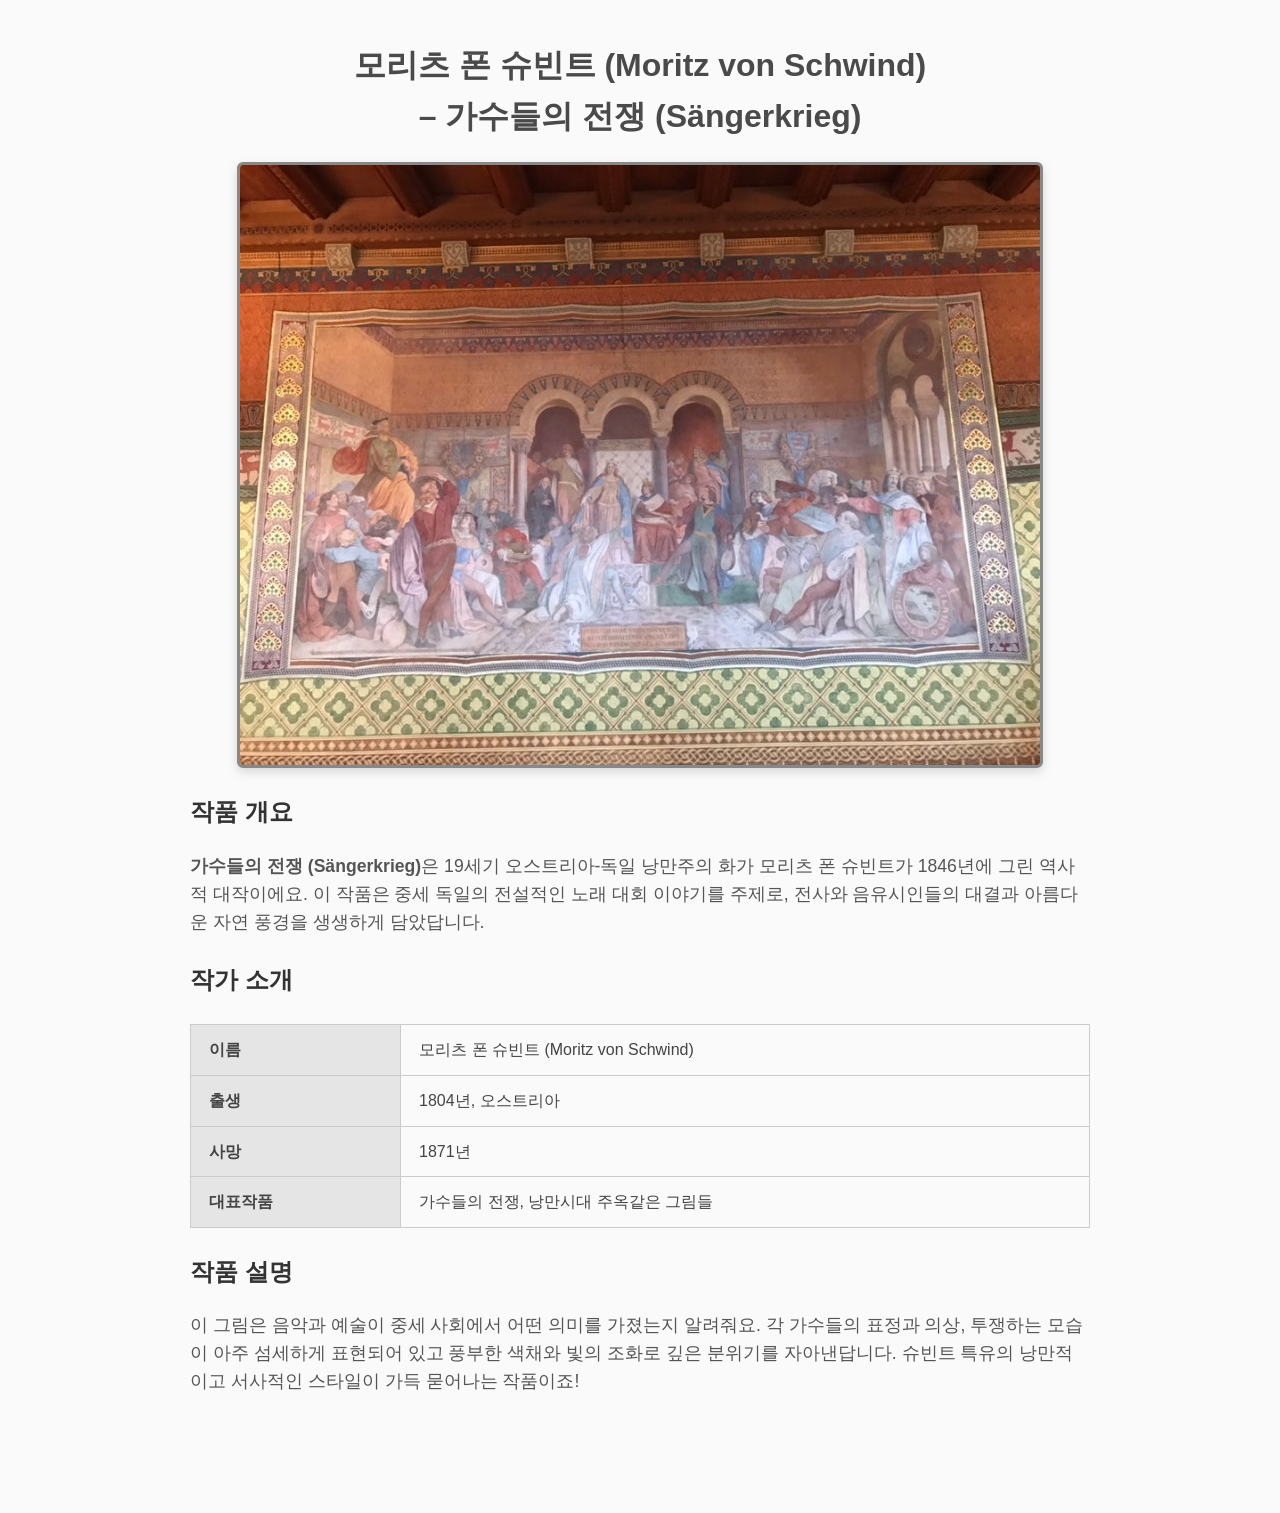
<file: html/medieval-detail.html>
<!DOCTYPE html>
<html lang="ko">
<head>
  <meta charset="UTF-8" />
  <title>모리츠 폰 슈빈트 - 가수들의 전쟁 상세 페이지</title>
  <link rel="stylesheet" href="/css/detail.css">

</head>
<body>

  <h1>모리츠 폰 슈빈트 (Moritz von Schwind)<br>– 가수들의 전쟁 (Sängerkrieg)</h1>

  <img class="artwork" src="/image/가수들의전쟁_상세.jpg" alt="가수들의 전쟁 (Sängerkrieg) 그림" />

  <section>
    <h2>작품 개요</h2>
    <p>
      <strong>가수들의 전쟁 (Sängerkrieg)</strong>은 19세기 오스트리아-독일 낭만주의 화가 모리츠 폰 슈빈트가 1846년에 그린 역사적 대작이에요.
      이 작품은 중세 독일의 전설적인 노래 대회 이야기를 주제로, 전사와 음유시인들의 대결과 아름다운 자연 풍경을 생생하게 담았답니다.
    </p>
  </section>

  <section>
    <h2>작가 소개</h2>
    <table>
      <tr>
        <th>이름</th>
        <td>모리츠 폰 슈빈트 (Moritz von Schwind)</td>
      </tr>
      <tr>
        <th>출생</th>
        <td>1804년, 오스트리아</td>
      </tr>
      <tr>
        <th>사망</th>
        <td>1871년</td>
      </tr>
      <tr>
        <th>대표작품</th>
        <td>가수들의 전쟁, 낭만시대 주옥같은 그림들</td>
      </tr>
    </table>
  </section>

  <section>
    <h2>작품 설명</h2>
    <p>
      이 그림은 음악과 예술이 중세 사회에서 어떤 의미를 가졌는지 알려줘요.  
      각 가수들의 표정과 의상, 투쟁하는 모습이 아주 섬세하게 표현되어 있고  
      풍부한 색채와 빛의 조화로 깊은 분위기를 자아낸답니다.  
      슈빈트 특유의 낭만적이고 서사적인 스타일이 가득 묻어나는 작품이죠!
    </p>
  </section>

</body>
</html>
</file>
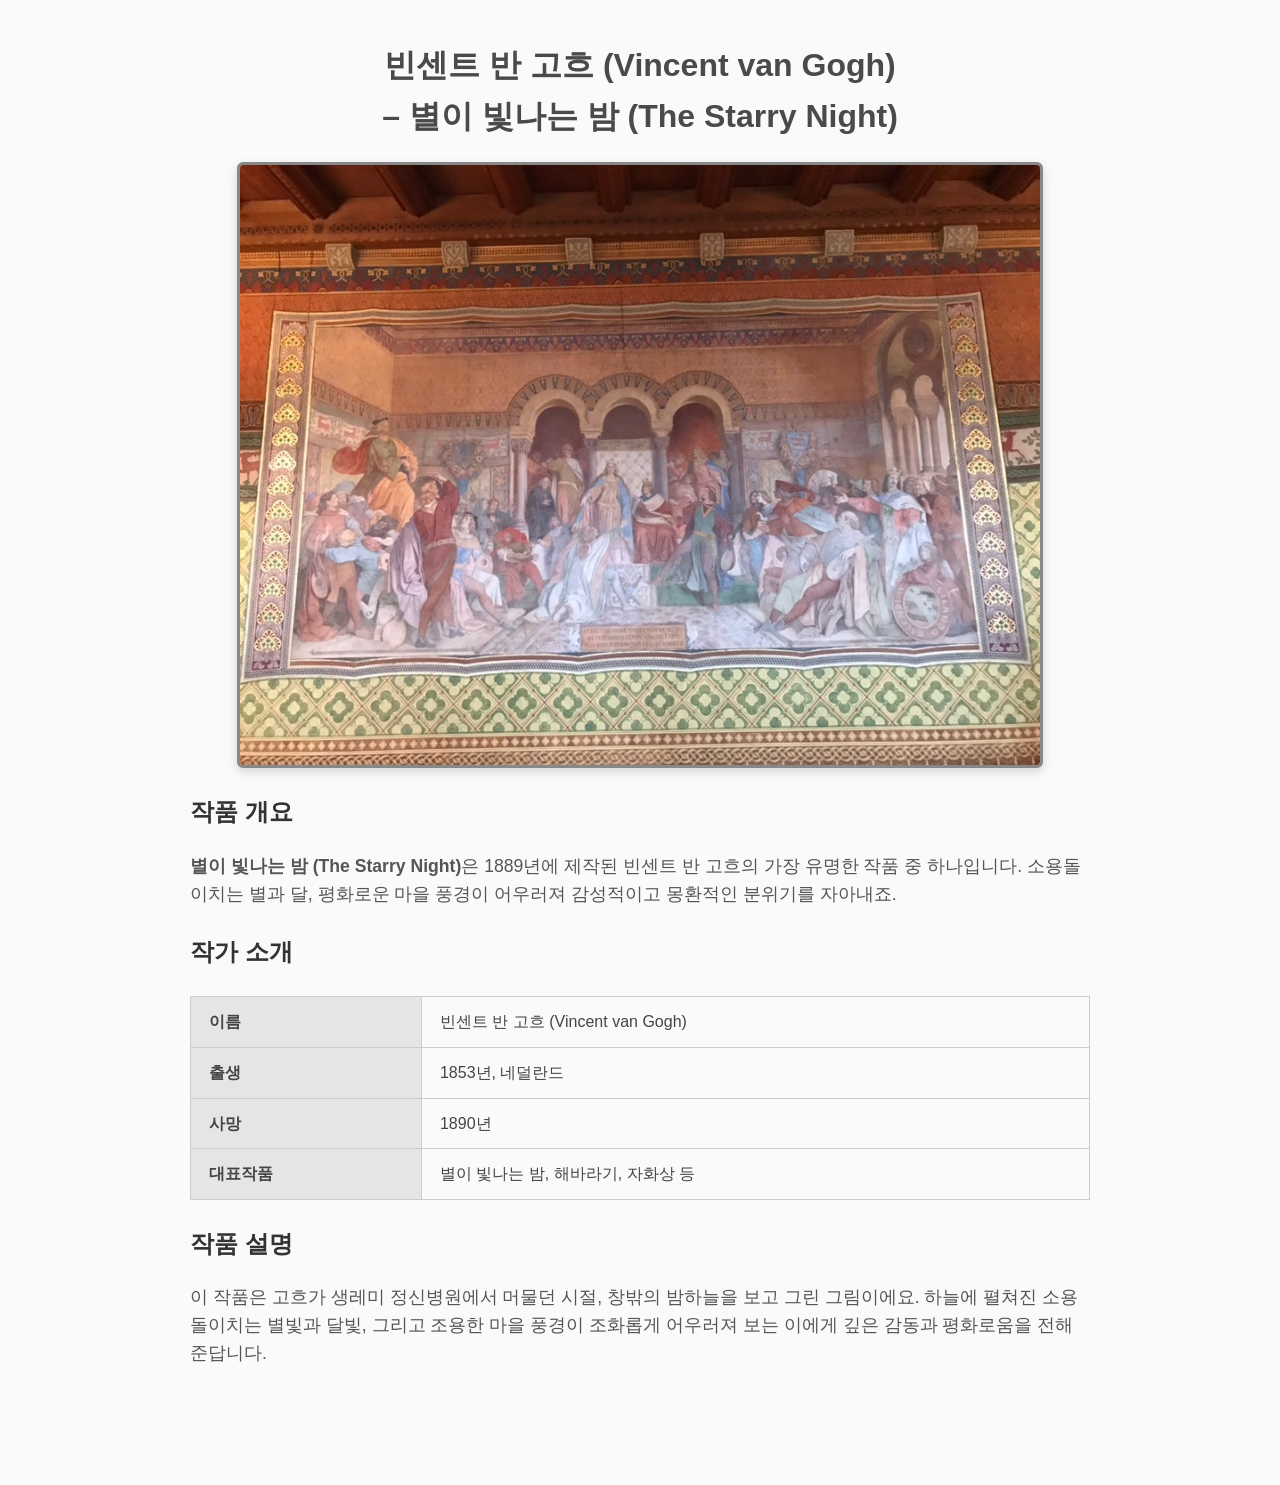
<file: html/modern-detail.html>
<!DOCTYPE html>
<html lang="ko">
<head>
  <meta charset="UTF-8" />
  <title>빈센트 반 고흐 - 별이 빛나는 밤 상세 페이지</title>
  <link rel="stylesheet" href="/css/detail.css">
</head>
<body>

  <h1>빈센트 반 고흐 (Vincent van Gogh)<br>– 별이 빛나는 밤 (The Starry Night)</h1>

  <img class="artwork" src="/image/가수들의전쟁_상세.jpg" alt="별이 빛나는 밤 (The Starry Night)" />

  <section>
    <h2>작품 개요</h2>
    <p>
      <strong>별이 빛나는 밤 (The Starry Night)</strong>은 1889년에 제작된 빈센트 반 고흐의 가장 유명한 작품 중 하나입니다.  
      소용돌이치는 별과 달, 평화로운 마을 풍경이 어우러져 감성적이고 몽환적인 분위기를 자아내죠.
    </p>
  </section>

  <section>
    <h2>작가 소개</h2>
    <table>
      <tr>
        <th>이름</th>
        <td>빈센트 반 고흐 (Vincent van Gogh)</td>
      </tr>
      <tr>
        <th>출생</th>
        <td>1853년, 네덜란드</td>
      </tr>
      <tr>
        <th>사망</th>
        <td>1890년</td>
      </tr>
      <tr>
        <th>대표작품</th>
        <td>별이 빛나는 밤, 해바라기, 자화상 등</td>
      </tr>
    </table>
  </section>

  <section>
    <h2>작품 설명</h2>
    <p>
      이 작품은 고흐가 생레미 정신병원에서 머물던 시절, 창밖의 밤하늘을 보고 그린 그림이에요.  
      하늘에 펼쳐진 소용돌이치는 별빛과 달빛, 그리고 조용한 마을 풍경이 조화롭게 어우러져  
      보는 이에게 깊은 감동과 평화로움을 전해 준답니다.
    </p>
  </section>

</body>
</html>
</file>
<file: css/detail.css>
body {
      font-family: "맑은 고딕", Arial, sans-serif;
      max-width: 900px;
      margin: 40px auto;
      background-color: #fafafa;
      color: #333;
      line-height: 1.6;
      padding: 0 20px 60px;
    }
    h1 {
      color: #4a4a4a;
      text-align: center;
      margin-bottom: 15px;
    }
    img.artwork {
      display: block;
      max-width: 100%;
      height: auto;
      margin: 20px auto;
      border: 3px solid #888;
      border-radius: 6px;
      box-shadow: 0 4px 10px rgba(136, 136, 136, 0.3);
    }
    section {
      margin-top: 25px;
    }
    p {
      font-size: 1.1em;
      color: #555;
    }
    table {
      width: 100%;
      border-collapse: collapse;
      margin-top: 25px;
    }
    table, th, td {
      border: 1px solid #ccc;
    }
    th, td {
      padding: 12px 18px;
      text-align: left;
      color: #444;
    }
    th {
      background-color: #e5e5e5;
    }
</file>
